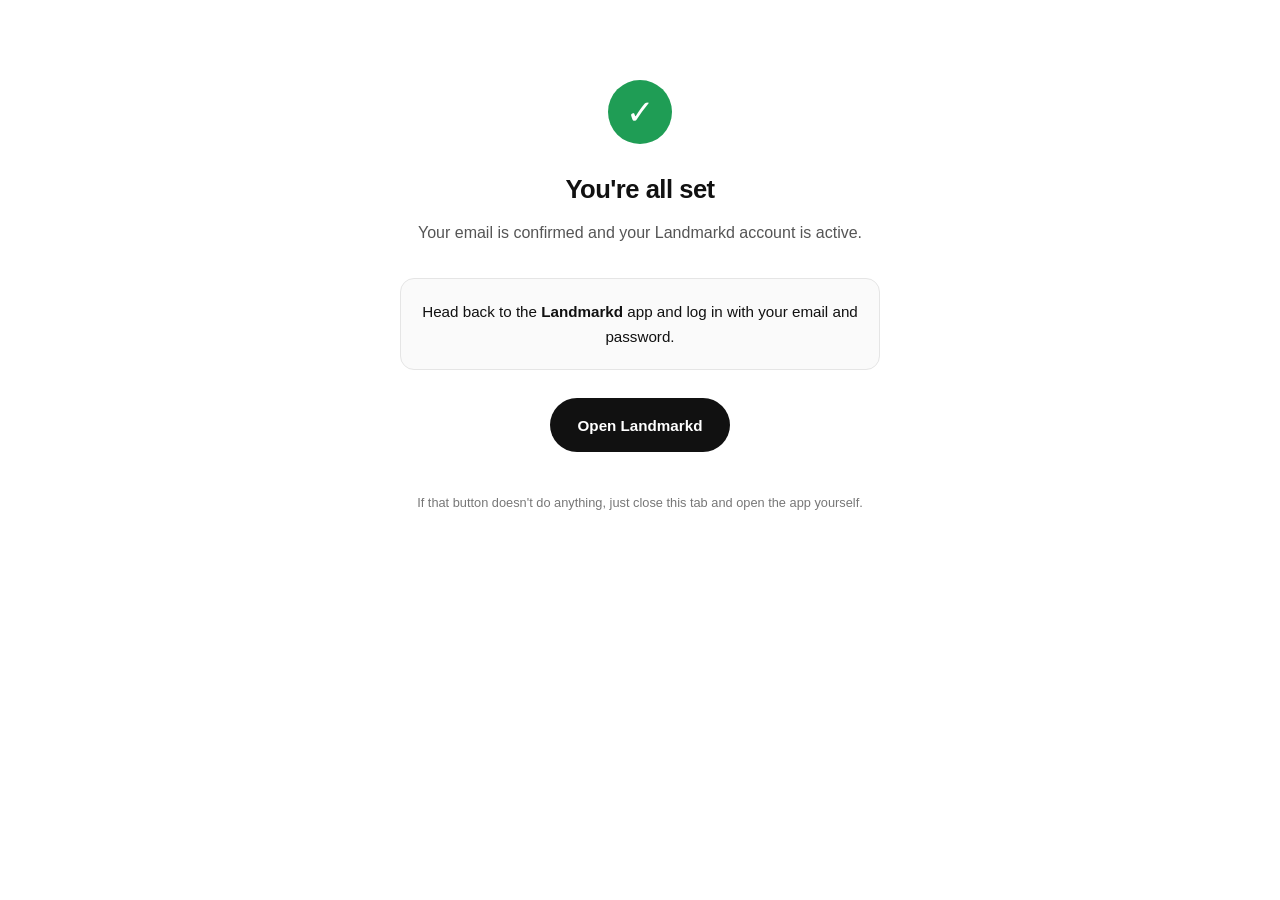
<file: confirmed.html>
<!doctype html>
<html lang="en">
<head>
<meta charset="utf-8">
<meta name="viewport" content="width=device-width, initial-scale=1">
<title>Landmarkd — Email Confirmed</title>
<style>
  /* Pinned to light on purpose. This page is opened from an email client, and
     several in-app browsers apply a white background while still reporting
     prefers-color-scheme: dark — which made the light-on-dark text render as
     white-on-white. Every colour below is explicit so the two halves can never
     disagree. */
  :root { color-scheme: only light; }
  html, body { background: #ffffff; }
  body {
    font-family: Inter, -apple-system, BlinkMacSystemFont, "Segoe UI", sans-serif;
    max-width: 30rem; margin: 0 auto; padding: 5rem 1.5rem;
    line-height: 1.65; color: #111111;
    text-align: center;
  }
  .check {
    width: 64px; height: 64px; border-radius: 50%;
    background: #1f9d55; color: #ffffff;
    display: flex; align-items: center; justify-content: center;
    font-size: 34px; margin: 0 auto 1.5rem;
  }
  h1 { font-size: 1.6rem; letter-spacing: -0.02em; margin: 0 0 .5rem; color: #111111; }
  p { margin: .6rem 0; color: #555555; }
  .card {
    margin-top: 2rem; padding: 1.25rem;
    border: 1px solid #e5e5e5; border-radius: 14px;
    background: #fafafa; font-size: .95rem; color: #111111;
  }
  .card strong { color: #111111; }
  .btn {
    display: inline-block; margin-top: 1.75rem;
    padding: .9rem 1.75rem; border-radius: 999px;
    background: #111111; color: #ffffff; text-decoration: none;
    font-weight: 600; font-size: .95rem;
  }
  .muted { font-size: .8rem; margin-top: 2.5rem; color: #777777; }
</style>
</head>
<body>
  <div class="check">&#10003;</div>
  <h1>You're all set</h1>
  <p>Your email is confirmed and your Landmarkd account is active.</p>

  <div class="card">
    Head back to the <strong>Landmarkd</strong> app and log in with your email and password.
  </div>

  <a class="btn" href="landmarkd://">Open Landmarkd</a>

  <p class="muted">If that button doesn't do anything, just close this tab and open the app yourself.</p>

<script>
  // The confirmation redirect carries access/refresh tokens in the URL fragment.
  // Nothing on this page needs them, and they shouldn't sit in the address bar
  // or browser history, so strip the fragment as soon as the page loads.
  if (window.location.hash) {
    history.replaceState(null, '', window.location.pathname + window.location.search);
  }
</script>
</body>
</html>
</file>
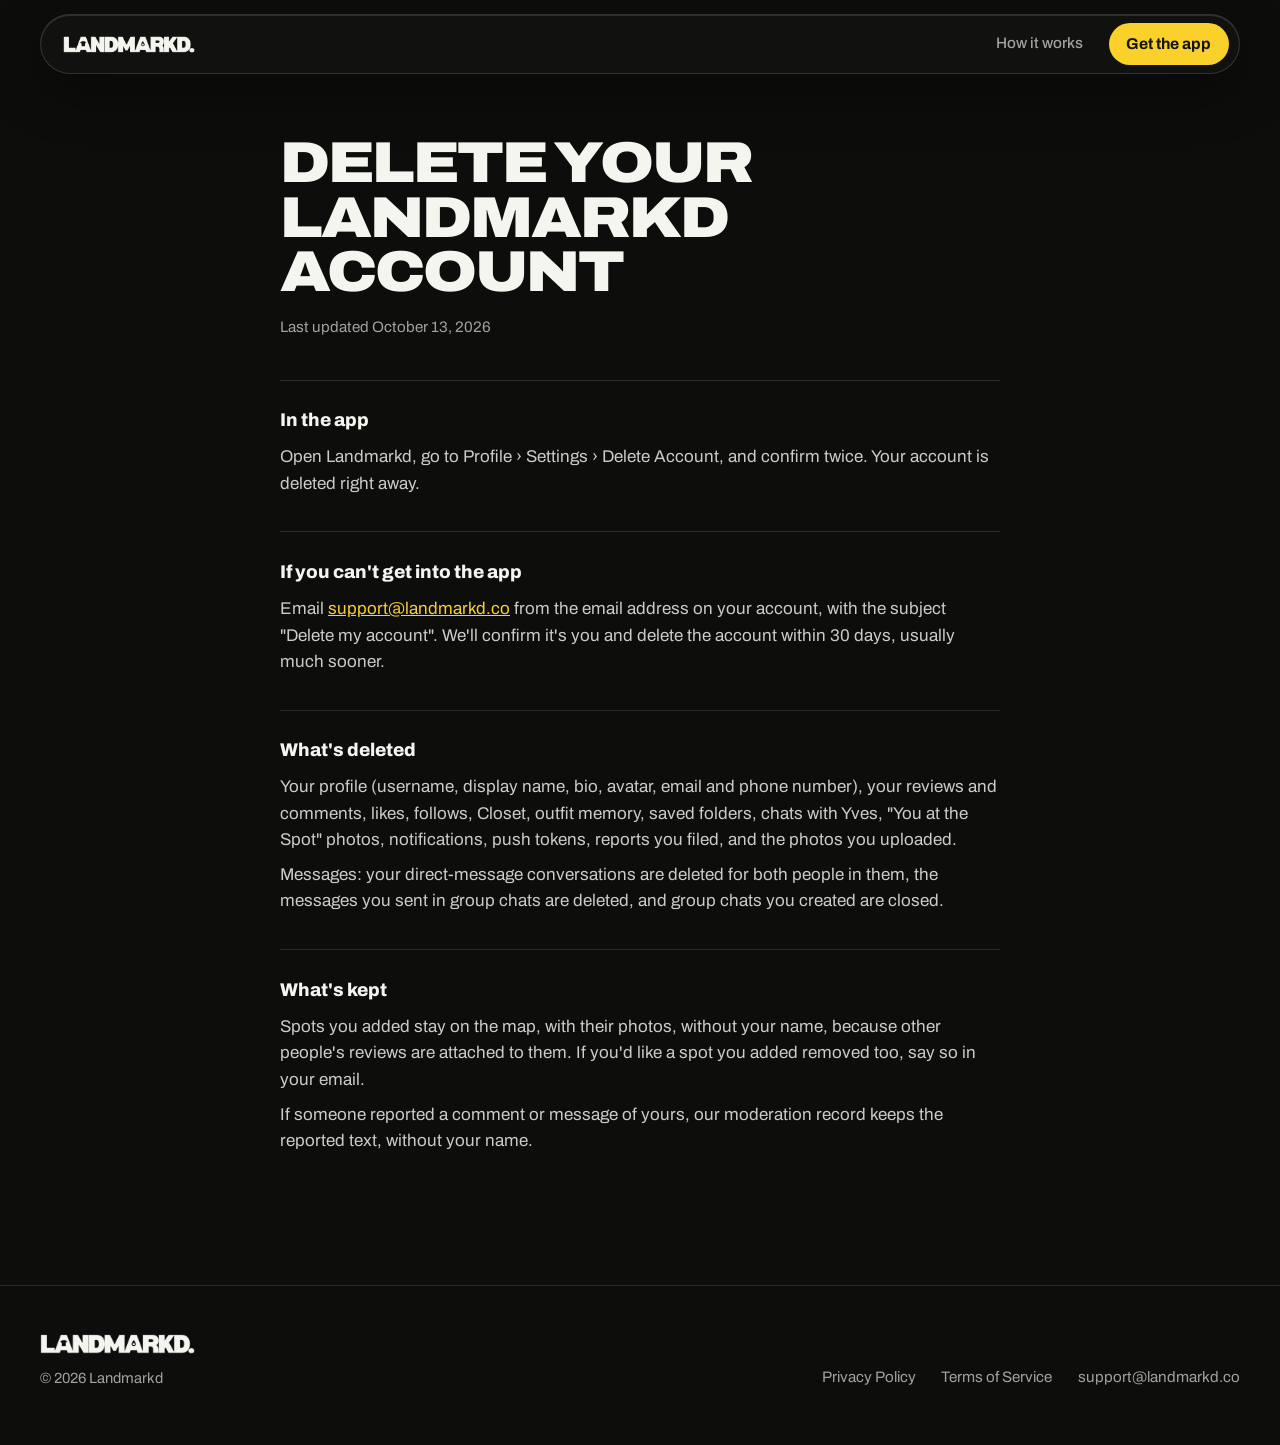
<file: delete-account.html>
<!doctype html>
<html lang="en">
<head>
<meta charset="utf-8">
<meta name="viewport" content="width=device-width, initial-scale=1, viewport-fit=cover">
<title>Delete your Landmarkd account: Landmarkd</title>
<meta name="theme-color" content="#0d0d0c">
<link rel="preload" href="assets/fonts/archivo-var.woff2" as="font" type="font/woff2" crossorigin>
<link rel="stylesheet" href="assets/site.css">
<link rel="icon" type="image/png" href="assets/pin-yellow.png">
<link rel="apple-touch-icon" href="apple-touch-icon.png">
<meta property="og:title" content="Delete your Landmarkd account: Landmarkd">
<meta property="og:image" content="https://landmarkd.co/og-image.png">
<meta property="og:site_name" content="Landmarkd">
<meta name="twitter:card" content="summary_large_image">
</head>
<body>
<header class="nav">
  <a class="logo" href="/" aria-label="Landmarkd home"><img src="assets/wordmark-white.png" alt="Landmarkd" width="200" height="26"></a>
  <nav class="nav-links" aria-label="Main">
    <a class="hide-sm" href="/#how">How it works</a>
    <a class="btn btn-yellow" href="/#get">Get the app</a>
  </nav>
</header>
<main class="doc">
  <h1 class="display">Delete your Landmarkd account</h1>
  <p class="updated">Last updated October 13, 2026</p>
    <section>
      <h2>In the app</h2>
      <p>Open Landmarkd, go to Profile › Settings › Delete Account, and confirm twice. Your account is deleted right away.</p>
    </section>
    <section>
      <h2>If you can't get into the app</h2>
      <p>Email <a href="mailto:support@landmarkd.co">support@landmarkd.co</a> from the email address on your account, with the subject "Delete my account". We'll confirm it's you and delete the account within 30 days, usually much sooner.</p>
    </section>
    <section>
      <h2>What's deleted</h2>
      <p>Your profile (username, display name, bio, avatar, email and phone number), your reviews and comments, likes, follows, Closet, outfit memory, saved folders, chats with Yves, "You at the Spot" photos, notifications, push tokens, reports you filed, and the photos you uploaded.</p>
      <p>Messages: your direct-message conversations are deleted for both people in them, the messages you sent in group chats are deleted, and group chats you created are closed.</p>
    </section>
    <section>
      <h2>What's kept</h2>
      <p>Spots you added stay on the map, with their photos, without your name, because other people's reviews are attached to them. If you'd like a spot you added removed too, say so in your email.</p>
      <p>If someone reported a comment or message of yours, our moderation record keeps the reported text, without your name.</p>
    </section>
</main>
<footer class="footer">
  <div class="wrap">
    <div>
      <a class="logo" href="/"><img src="assets/wordmark-white.png" alt="Landmarkd" width="200" height="26"></a>
      <p>&copy; 2026 Landmarkd</p>
    </div>
    <nav aria-label="Footer">
      <a href="privacy.html">Privacy Policy</a>
      <a href="terms.html">Terms of Service</a>
      <a href="mailto:support@landmarkd.co">support@landmarkd.co</a>
    </nav>
  </div>
</footer>
</body>
</html>
</file>
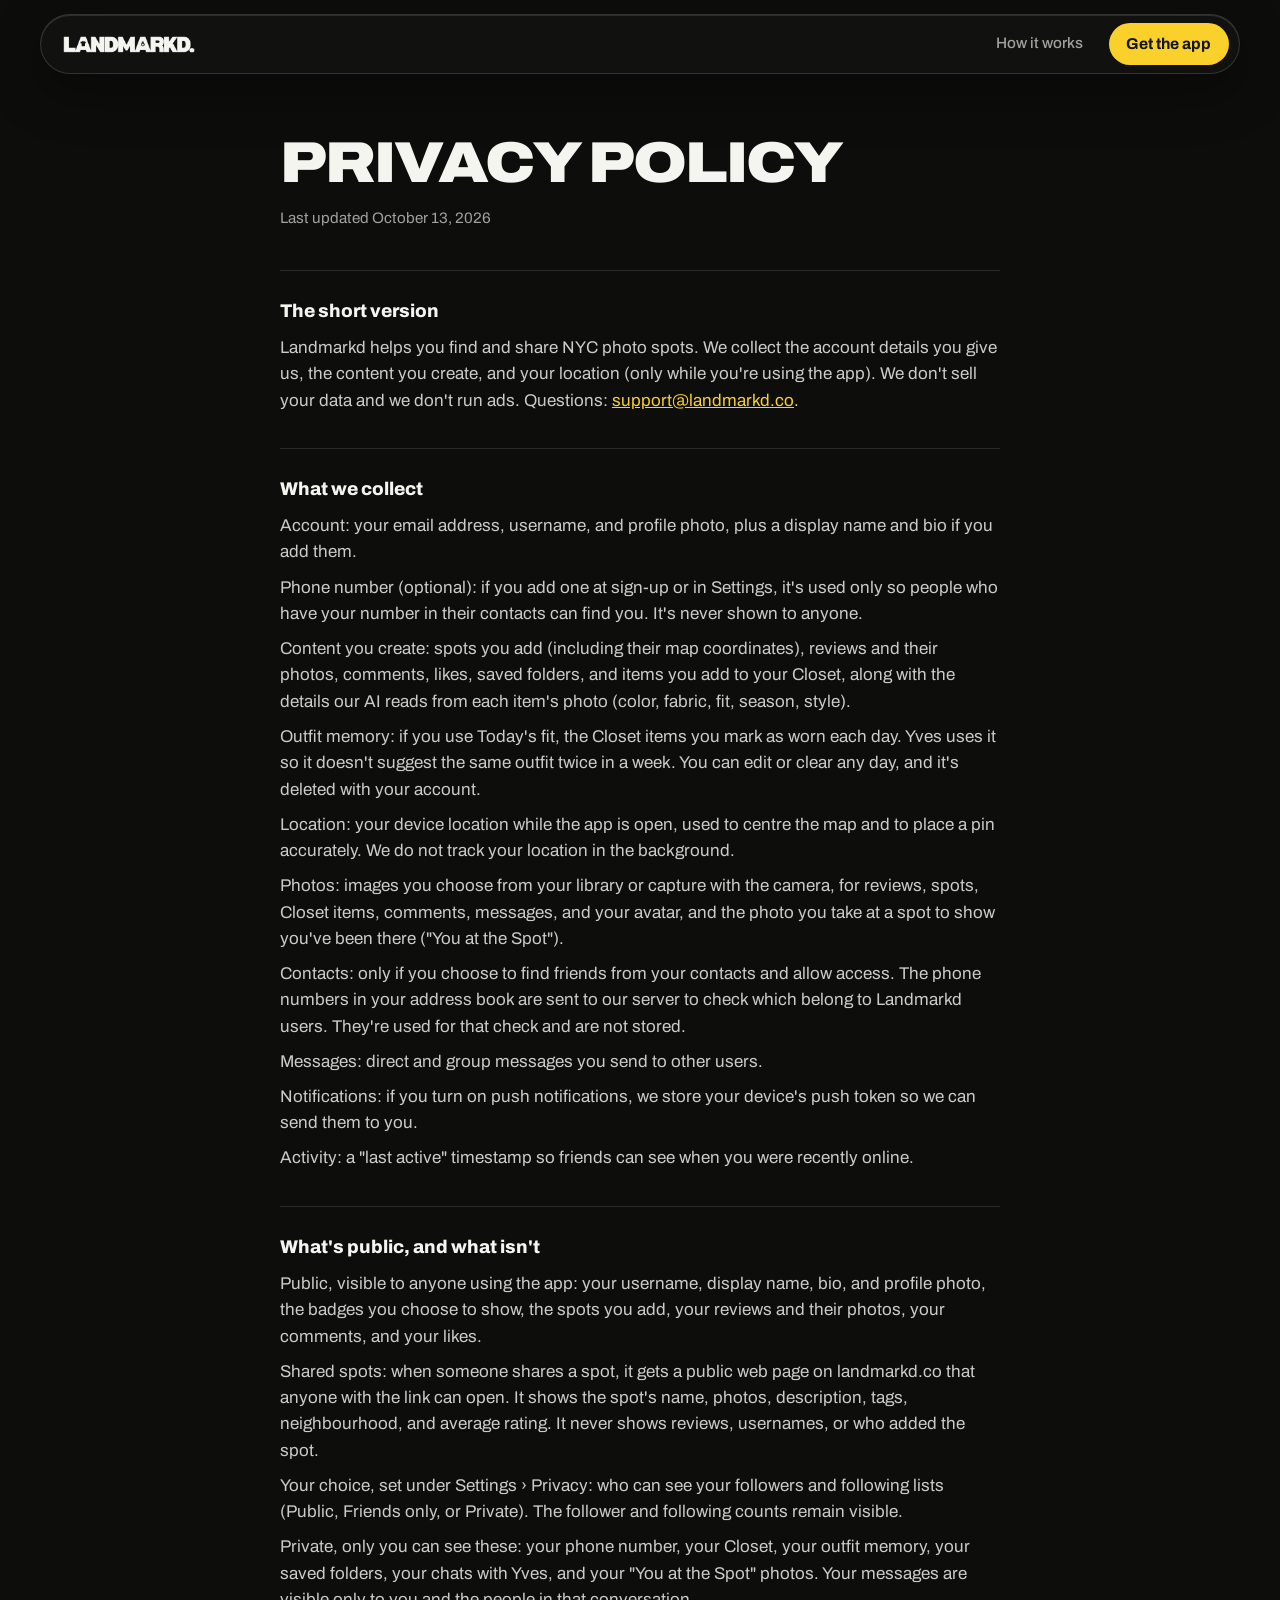
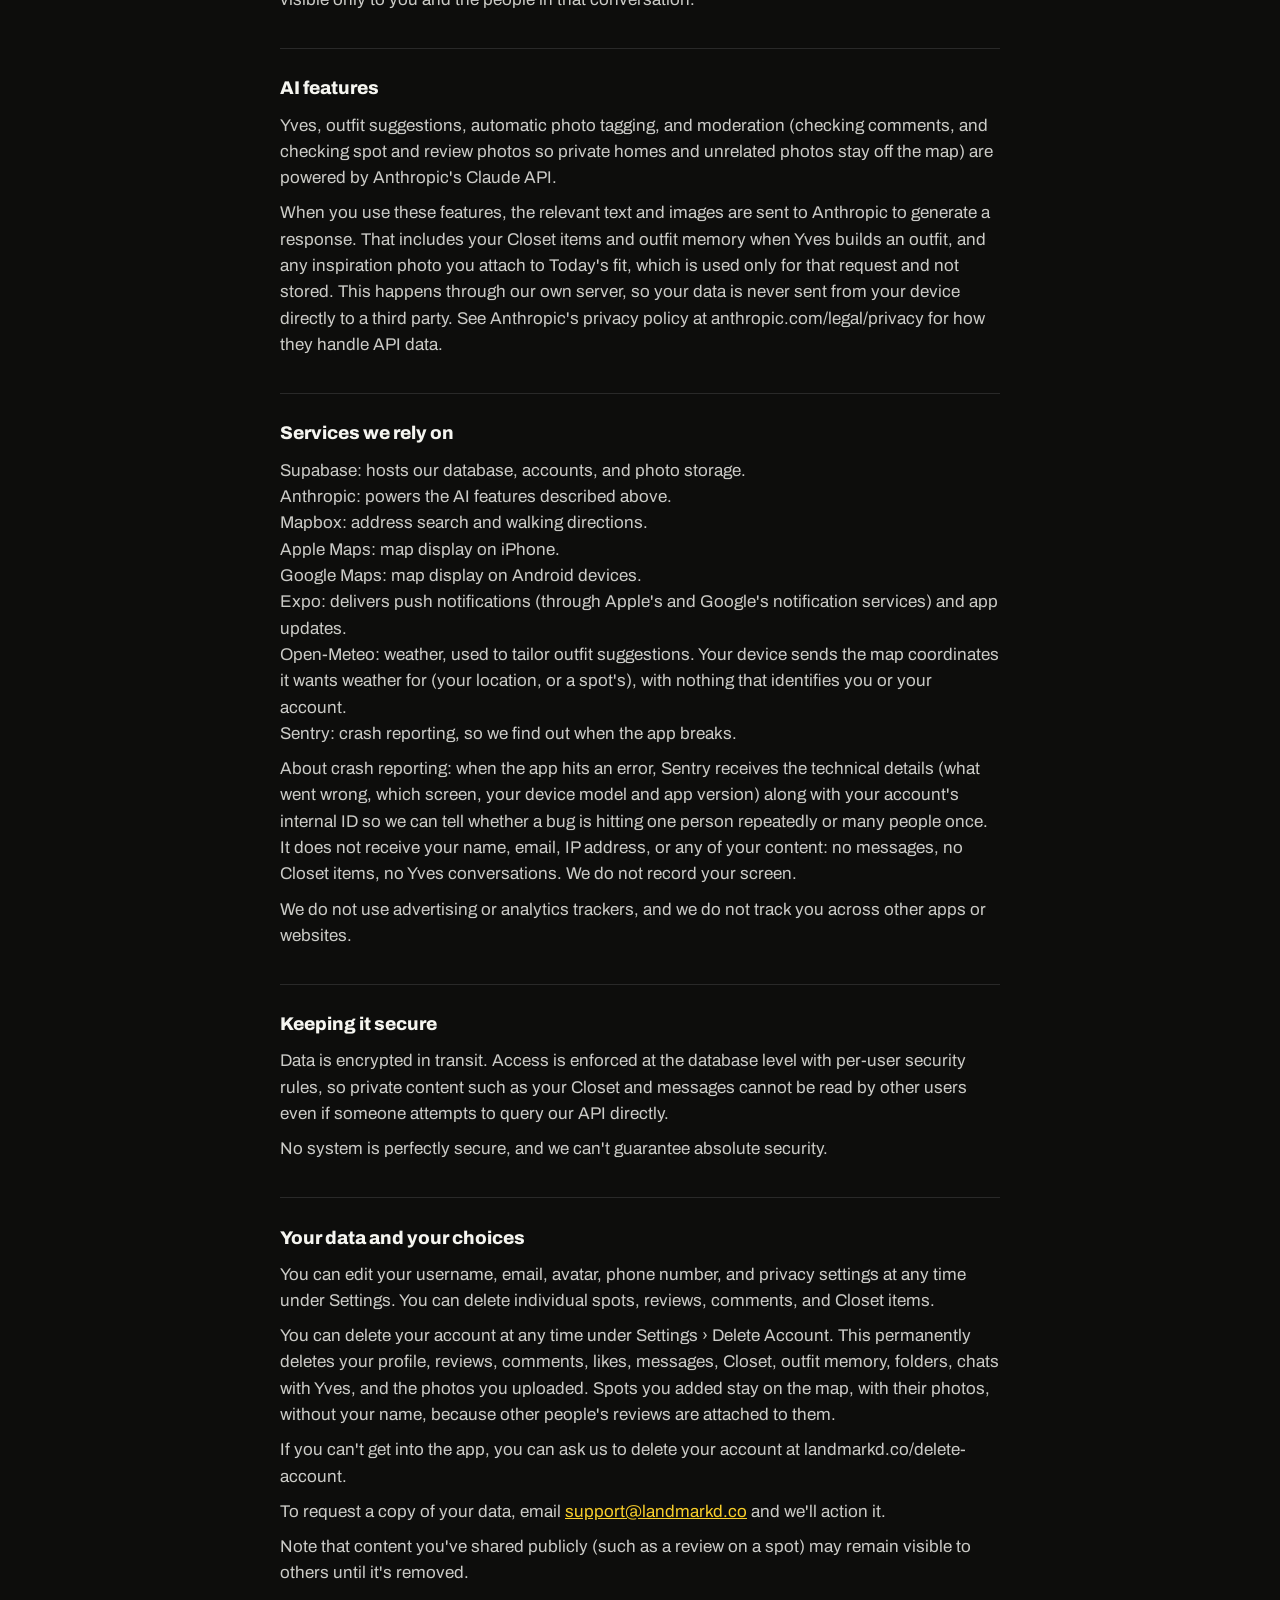
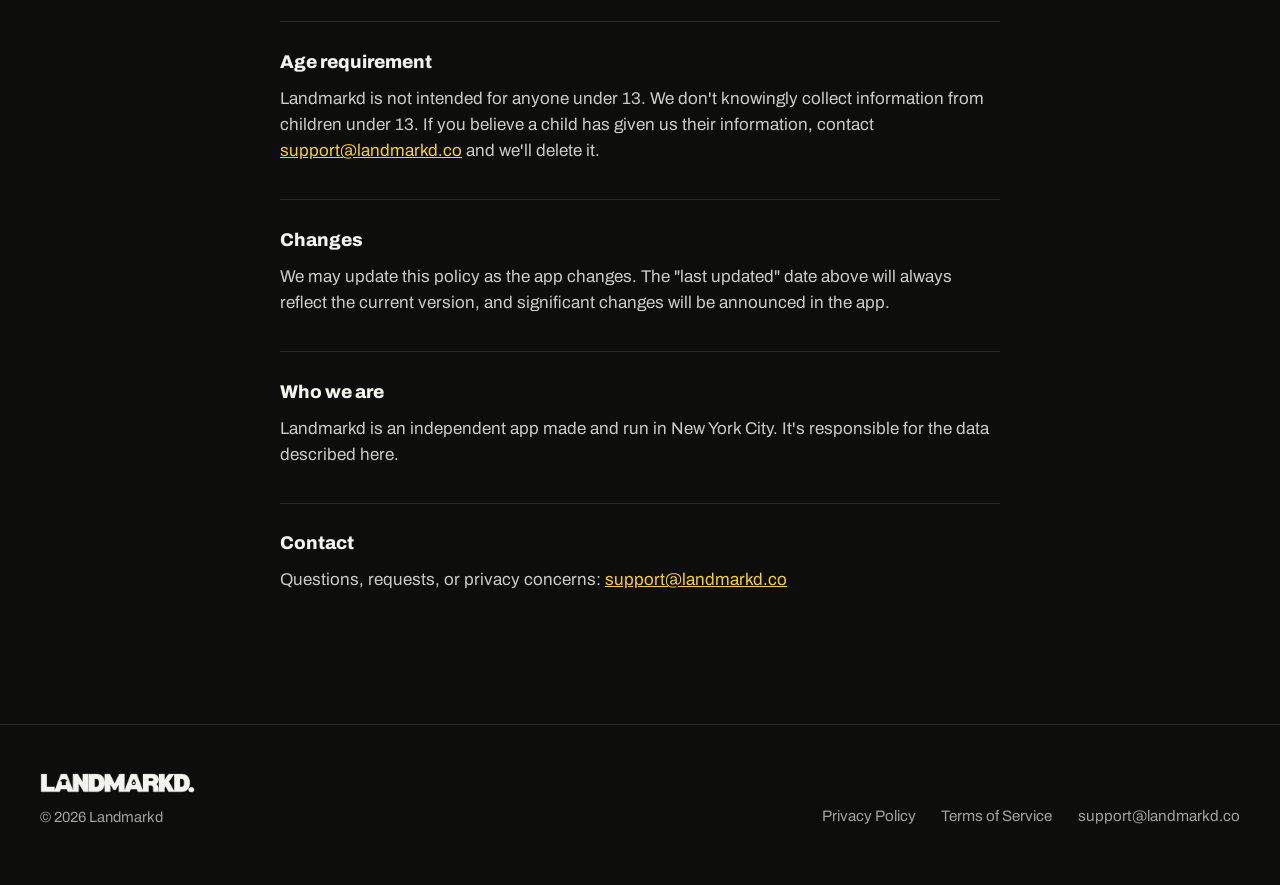
<file: privacy.html>
<!doctype html>
<html lang="en">
<head>
<meta charset="utf-8">
<meta name="viewport" content="width=device-width, initial-scale=1, viewport-fit=cover">
<title>Privacy Policy: Landmarkd</title>
<meta name="theme-color" content="#0d0d0c">
<link rel="preload" href="assets/fonts/archivo-var.woff2" as="font" type="font/woff2" crossorigin>
<link rel="stylesheet" href="assets/site.css">
<link rel="icon" type="image/png" href="assets/pin-yellow.png">
<link rel="apple-touch-icon" href="apple-touch-icon.png">
<meta property="og:title" content="Privacy Policy: Landmarkd">
<meta property="og:image" content="https://landmarkd.co/og-image.png">
<meta property="og:site_name" content="Landmarkd">
<meta name="twitter:card" content="summary_large_image">
</head>
<body>
<header class="nav">
  <a class="logo" href="/" aria-label="Landmarkd home"><img src="assets/wordmark-white.png" alt="Landmarkd" width="200" height="26"></a>
  <nav class="nav-links" aria-label="Main">
    <a class="hide-sm" href="/#how">How it works</a>
    <a class="btn btn-yellow" href="/#get">Get the app</a>
  </nav>
</header>
<main class="doc">
  <h1 class="display">Privacy Policy</h1>
  <p class="updated">Last updated October 13, 2026</p>
    <section>
      <h2>The short version</h2>
      <p>Landmarkd helps you find and share NYC photo spots. We collect the account details you give us, the content you create, and your location (only while you're using the app). We don't sell your data and we don't run ads. Questions: <a href="mailto:support@landmarkd.co">support@landmarkd.co</a>.</p>
    </section>
    <section>
      <h2>What we collect</h2>
      <p>Account: your email address, username, and profile photo, plus a display name and bio if you add them.</p>
      <p>Phone number (optional): if you add one at sign-up or in Settings, it's used only so people who have your number in their contacts can find you. It's never shown to anyone.</p>
      <p>Content you create: spots you add (including their map coordinates), reviews and their photos, comments, likes, saved folders, and items you add to your Closet, along with the details our AI reads from each item's photo (color, fabric, fit, season, style).</p>
      <p>Outfit memory: if you use Today's fit, the Closet items you mark as worn each day. Yves uses it so it doesn't suggest the same outfit twice in a week. You can edit or clear any day, and it's deleted with your account.</p>
      <p>Location: your device location while the app is open, used to centre the map and to place a pin accurately. We do not track your location in the background.</p>
      <p>Photos: images you choose from your library or capture with the camera, for reviews, spots, Closet items, comments, messages, and your avatar, and the photo you take at a spot to show you've been there ("You at the Spot").</p>
      <p>Contacts: only if you choose to find friends from your contacts and allow access. The phone numbers in your address book are sent to our server to check which belong to Landmarkd users. They're used for that check and are not stored.</p>
      <p>Messages: direct and group messages you send to other users.</p>
      <p>Notifications: if you turn on push notifications, we store your device's push token so we can send them to you.</p>
      <p>Activity: a "last active" timestamp so friends can see when you were recently online.</p>
    </section>
    <section>
      <h2>What's public, and what isn't</h2>
      <p>Public, visible to anyone using the app: your username, display name, bio, and profile photo, the badges you choose to show, the spots you add, your reviews and their photos, your comments, and your likes.</p>
      <p>Shared spots: when someone shares a spot, it gets a public web page on landmarkd.co that anyone with the link can open. It shows the spot's name, photos, description, tags, neighbourhood, and average rating. It never shows reviews, usernames, or who added the spot.</p>
      <p>Your choice, set under Settings › Privacy: who can see your followers and following lists (Public, Friends only, or Private). The follower and following counts remain visible.</p>
      <p>Private, only you can see these: your phone number, your Closet, your outfit memory, your saved folders, your chats with Yves, and your "You at the Spot" photos. Your messages are visible only to you and the people in that conversation.</p>
    </section>
    <section>
      <h2>AI features</h2>
      <p>Yves, outfit suggestions, automatic photo tagging, and moderation (checking comments, and checking spot and review photos so private homes and unrelated photos stay off the map) are powered by Anthropic's Claude API.</p>
      <p>When you use these features, the relevant text and images are sent to Anthropic to generate a response. That includes your Closet items and outfit memory when Yves builds an outfit, and any inspiration photo you attach to Today's fit, which is used only for that request and not stored. This happens through our own server, so your data is never sent from your device directly to a third party. See Anthropic's privacy policy at anthropic.com/legal/privacy for how they handle API data.</p>
    </section>
    <section>
      <h2>Services we rely on</h2>
      <p>Supabase: hosts our database, accounts, and photo storage.<br>Anthropic: powers the AI features described above.<br>Mapbox: address search and walking directions.<br>Apple Maps: map display on iPhone.<br>Google Maps: map display on Android devices.<br>Expo: delivers push notifications (through Apple's and Google's notification services) and app updates.<br>Open-Meteo: weather, used to tailor outfit suggestions. Your device sends the map coordinates it wants weather for (your location, or a spot's), with nothing that identifies you or your account.<br>Sentry: crash reporting, so we find out when the app breaks.</p>
      <p>About crash reporting: when the app hits an error, Sentry receives the technical details (what went wrong, which screen, your device model and app version) along with your account's internal ID so we can tell whether a bug is hitting one person repeatedly or many people once. It does not receive your name, email, IP address, or any of your content: no messages, no Closet items, no Yves conversations. We do not record your screen.</p>
      <p>We do not use advertising or analytics trackers, and we do not track you across other apps or websites.</p>
    </section>
    <section>
      <h2>Keeping it secure</h2>
      <p>Data is encrypted in transit. Access is enforced at the database level with per-user security rules, so private content such as your Closet and messages cannot be read by other users even if someone attempts to query our API directly.</p>
      <p>No system is perfectly secure, and we can't guarantee absolute security.</p>
    </section>
    <section>
      <h2>Your data and your choices</h2>
      <p>You can edit your username, email, avatar, phone number, and privacy settings at any time under Settings. You can delete individual spots, reviews, comments, and Closet items.</p>
      <p>You can delete your account at any time under Settings › Delete Account. This permanently deletes your profile, reviews, comments, likes, messages, Closet, outfit memory, folders, chats with Yves, and the photos you uploaded. Spots you added stay on the map, with their photos, without your name, because other people's reviews are attached to them.</p>
      <p>If you can't get into the app, you can ask us to delete your account at landmarkd.co/delete-account.</p>
      <p>To request a copy of your data, email <a href="mailto:support@landmarkd.co">support@landmarkd.co</a> and we'll action it.</p>
      <p>Note that content you've shared publicly (such as a review on a spot) may remain visible to others until it's removed.</p>
    </section>
    <section>
      <h2>Age requirement</h2>
      <p>Landmarkd is not intended for anyone under 13. We don't knowingly collect information from children under 13. If you believe a child has given us their information, contact <a href="mailto:support@landmarkd.co">support@landmarkd.co</a> and we'll delete it.</p>
    </section>
    <section>
      <h2>Changes</h2>
      <p>We may update this policy as the app changes. The "last updated" date above will always reflect the current version, and significant changes will be announced in the app.</p>
    </section>
    <section>
      <h2>Who we are</h2>
      <p>Landmarkd is an independent app made and run in New York City. It's responsible for the data described here.</p>
    </section>
    <section>
      <h2>Contact</h2>
      <p>Questions, requests, or privacy concerns: <a href="mailto:support@landmarkd.co">support@landmarkd.co</a></p>
    </section>
</main>
<footer class="footer">
  <div class="wrap">
    <div>
      <a class="logo" href="/"><img src="assets/wordmark-white.png" alt="Landmarkd" width="200" height="26"></a>
      <p>&copy; 2026 Landmarkd</p>
    </div>
    <nav aria-label="Footer">
      <a href="privacy.html">Privacy Policy</a>
      <a href="terms.html">Terms of Service</a>
      <a href="mailto:support@landmarkd.co">support@landmarkd.co</a>
    </nav>
  </div>
</footer>
</body>
</html>
</file>
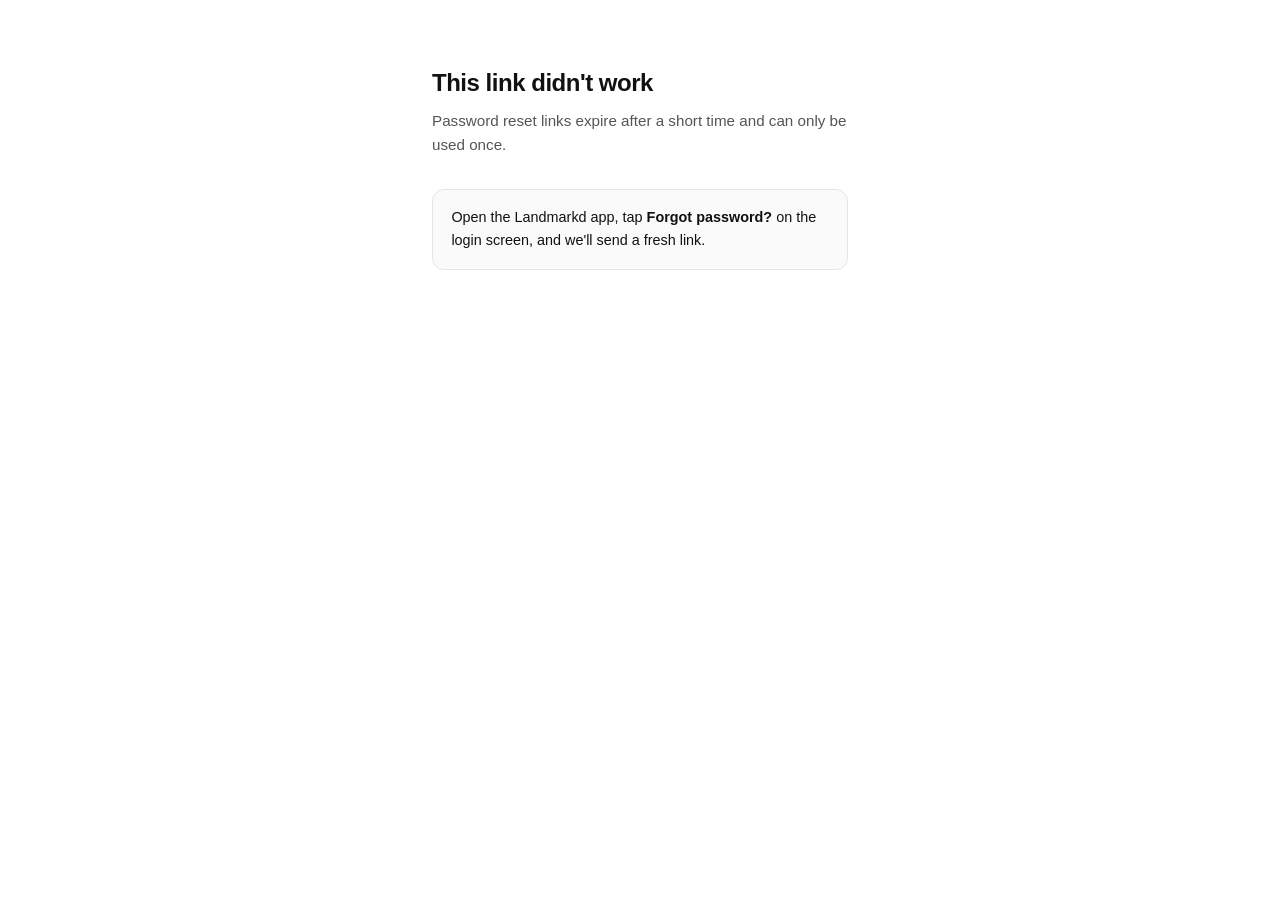
<file: reset.html>
<!doctype html>
<html lang="en">
<head>
<meta charset="utf-8">
<meta name="viewport" content="width=device-width, initial-scale=1">
<title>Landmarkd — Reset Password</title>
<style>
  /* Pinned to light on purpose — see confirmed.html. Some in-app email
     browsers force a white background while still reporting a dark colour
     scheme, which rendered light text as white-on-white. Every colour here is
     explicit. Especially important on this page: an unreadable password field
     is worse than an ugly one. */
  :root { color-scheme: only light; }
  html, body { background: #ffffff; }
  body {
    font-family: Inter, -apple-system, BlinkMacSystemFont, "Segoe UI", sans-serif;
    max-width: 26rem; margin: 0 auto; padding: 4rem 1.5rem;
    line-height: 1.6; color: #111111;
  }
  h1 { font-size: 1.5rem; letter-spacing: -0.02em; margin: 0 0 .4rem; color: #111111; }
  p.sub { color: #555555; margin: 0 0 1.75rem; font-size: .95rem; }
  label { display: block; font-size: .85rem; font-weight: 600; margin-bottom: .4rem; color: #111111; }
  /* -webkit-text-fill-color, not just color: on iOS the `color` property does
     not reliably control glyphs rendered inside an input — including the dots
     in a password field. Without this the mask characters can come out light
     grey and be effectively invisible on the light background. */
  input {
    font-family: inherit; /* inputs don't inherit the page font either */
    width: 100%; box-sizing: border-box; padding: .8rem .9rem; margin-bottom: 1rem;
    border: 1px solid #dddddd; border-radius: 10px; font-size: 1rem;
    background: #fafafa; color: #111111;
    -webkit-text-fill-color: #111111;
    opacity: 1;
  }
  input::placeholder { color: #999999; -webkit-text-fill-color: #999999; opacity: 1; }
  /* Password managers autofill with their own colours; pin those back too. */
  input:-webkit-autofill,
  input:-webkit-autofill:hover,
  input:-webkit-autofill:focus {
    -webkit-text-fill-color: #111111;
    -webkit-box-shadow: 0 0 0 1000px #fafafa inset;
  }
  /* font-family: inherit — a <button> doesn't pick up the page's font on its
     own in every browser, and fell back to a serif face in WebKit testing. */
  .btn {
    font-family: inherit;
    width: 100%; padding: .95rem; border: 0; border-radius: 999px;
    background: #111111; color: #ffffff; font-weight: 600; font-size: .95rem; cursor: pointer;
  }
  .btn:disabled { opacity: .5; cursor: default; }
  .msg { margin-top: 1rem; font-size: .9rem; }
  .err { color: #c0392b; }
  .ok { color: #1f9d55; }
  .note {
    margin-top: 2rem; padding: 1rem 1.15rem; font-size: .9rem;
    border: 1px solid #e5e5e5; border-radius: 12px; background: #fafafa;
    color: #111111;
  }
  .note strong { color: #111111; }
  .check {
    width: 60px; height: 60px; border-radius: 50%; background: #1f9d55; color: #fff;
    display: flex; align-items: center; justify-content: center;
    font-size: 32px; margin: 0 auto 1.25rem;
  }
  .center { text-align: center; }
  .hidden { display: none; }
</style>
</head>
<body>

<div id="form-view">
  <h1>Set a new password</h1>
  <p class="sub">Choose a new password for your Landmarkd account.</p>

  <form id="reset-form">
    <label for="pw">New password</label>
    <input type="password" id="pw" autocomplete="new-password" placeholder="At least 8 characters" required>

    <label for="pw2">Confirm new password</label>
    <input type="password" id="pw2" autocomplete="new-password" placeholder="Type it again" required>

    <button class="btn" type="submit" id="submit-btn">Update password</button>
  </form>
  <div class="msg err" id="error"></div>
</div>

<div id="done-view" class="hidden center">
  <div class="check">&#10003;</div>
  <h1>Password updated</h1>
  <p class="sub">Open the Landmarkd app and log in with your new password.</p>
</div>

<div id="invalid-view" class="hidden">
  <h1>This link didn't work</h1>
  <p class="sub" id="invalid-reason">Password reset links expire after a short time and can only be used once.</p>
  <div class="note">
    Open the Landmarkd app, tap <strong>Forgot password?</strong> on the login screen, and we'll send a fresh link.
  </div>
</div>

<script>
  // Password reset happens here on the web rather than deep-linking into the
  // app: custom schemes like landmarkd:// don't work in Expo Go at all, and
  // even in a real build they fail if the app isn't installed on the device
  // that opened the email. A web page works everywhere.
  var SUPABASE_URL = 'https://qvmnthspckirkldfnvhs.supabase.co';
  // Publishable key — public by design, same one that ships inside the app.
  // It grants nothing on its own; the recovery token below is what authorizes
  // this specific password change.
  var SUPABASE_ANON_KEY = 'sb_publishable_cI6-E6Qnx4NGlnegNndkaQ_Bvhq_Pos';

  function show(id) {
    ['form-view', 'done-view', 'invalid-view'].forEach(function (v) {
      document.getElementById(v).classList.toggle('hidden', v !== id);
    });
  }

  var params = new URLSearchParams(window.location.hash.replace(/^#/, ''));
  var accessToken = params.get('access_token');
  var errorDescription = params.get('error_description');

  // Don't leave the recovery token sitting in the address bar or history.
  if (window.location.hash) {
    history.replaceState(null, '', window.location.pathname);
  }

  if (errorDescription) {
    document.getElementById('invalid-reason').textContent = decodeURIComponent(errorDescription.replace(/\+/g, ' '));
    show('invalid-view');
  } else if (!accessToken) {
    show('invalid-view');
  }

  document.getElementById('reset-form').addEventListener('submit', function (e) {
    e.preventDefault();
    var pw = document.getElementById('pw').value;
    var pw2 = document.getElementById('pw2').value;
    var errEl = document.getElementById('error');
    var btn = document.getElementById('submit-btn');
    errEl.textContent = '';

    // Same rules as the app (components/passwordStrength.js): at least 8, and not
    // all digits or a few repeated characters. The full common-password list lives in the app.
    if (pw.length < 8) { errEl.textContent = 'Password must be at least 8 characters.'; return; }
    if (/^\d+$/.test(pw) || new Set(pw.toLowerCase()).size < 4) { errEl.textContent = 'That password is too easy to guess. Try a few words together.'; return; }
    if (pw !== pw2) { errEl.textContent = "Those passwords don't match."; return; }

    btn.disabled = true;
    btn.textContent = 'Updating...';

    fetch(SUPABASE_URL + '/auth/v1/user', {
      method: 'PUT',
      headers: {
        'Content-Type': 'application/json',
        'apikey': SUPABASE_ANON_KEY,
        'Authorization': 'Bearer ' + accessToken
      },
      body: JSON.stringify({ password: pw })
    })
      .then(function (res) {
        return res.json()
          .catch(function () { return null; })
          .then(function (body) { return { ok: res.ok, status: res.status, body: body }; });
      })
      .then(function (result) {
        if (result.ok) {
          show('done-view');
        } else if (result.status === 401 || result.status === 403) {
          // The link itself is no good — expired, already used, or mangled by
          // the email client. Supabase reports all of these as raw JWT errors
          // ("invalid JWT: ... token is expired"), which mean nothing to the
          // person reading them. They need a fresh link, so say that, on the
          // same screen an expired link lands on.
          document.getElementById('invalid-reason').textContent =
            'This reset link has expired or was already used.';
          show('invalid-view');
        } else {
          // Anything else is a message written for people, e.g. "New password
          // should be different from the old password." — show it as-is.
          errEl.textContent = (result.body && (result.body.msg || result.body.message || result.body.error_description))
            || 'Something went wrong. Request a new reset link and try again.';
          btn.disabled = false;
          btn.textContent = 'Update password';
        }
      })
      .catch(function () {
        errEl.textContent = 'Network error — check your connection and try again.';
        btn.disabled = false;
        btn.textContent = 'Update password';
      });
  });
</script>
</body>
</html>
</file>
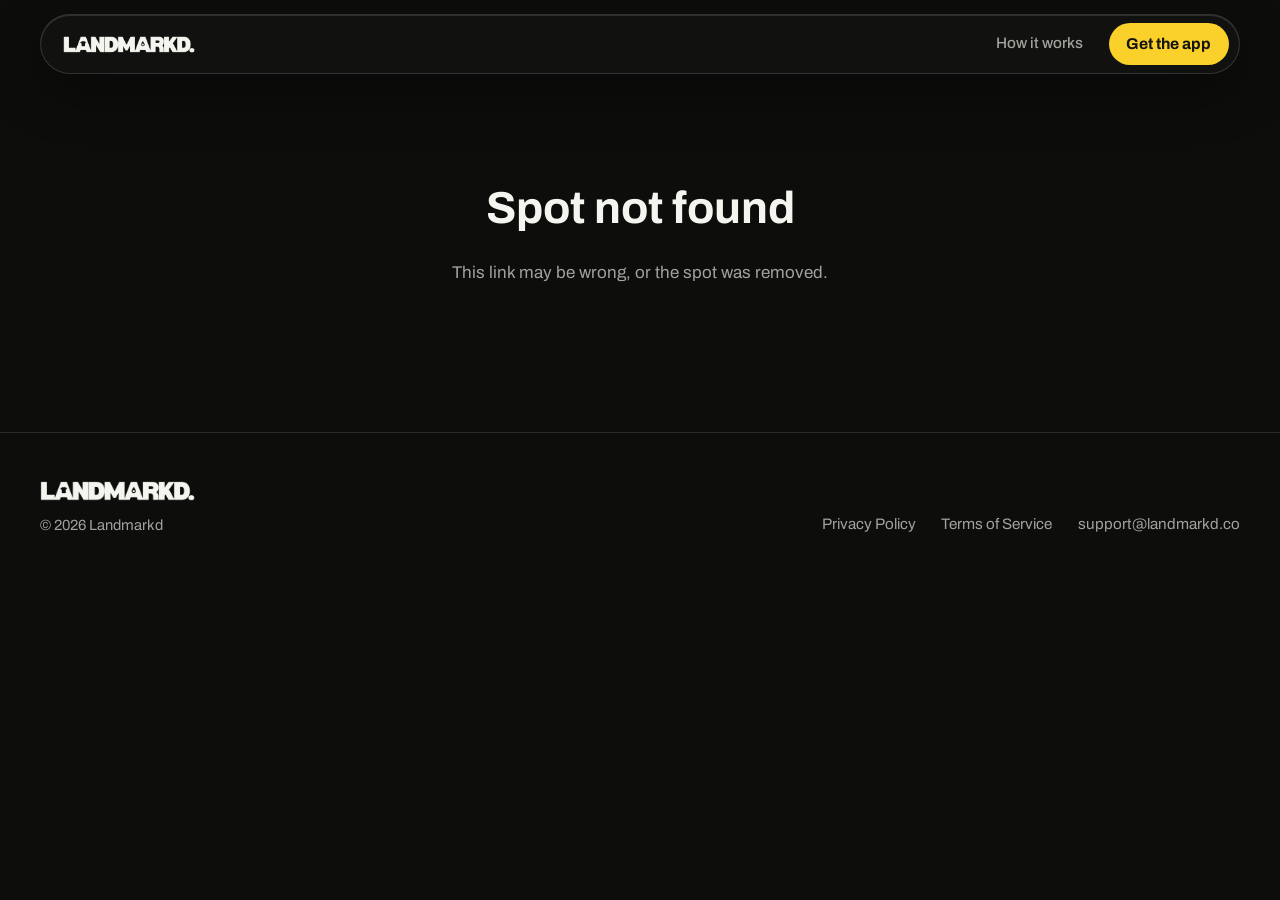
<file: spot.html>
<!doctype html>
<html lang="en">
<head>
<meta charset="utf-8">
<meta name="viewport" content="width=device-width, initial-scale=1">
<title>Landmarkd</title>
<!-- Link previews (iMessage, Instagram...) read these without running any
     JavaScript, and this site is static, so every spot shares the same generic
     card. Per-spot previews would need a server-side page. -->
<meta property="og:title" content="A photo spot on Landmarkd">
<meta property="og:description" content="NYC's best photo spots, and what to wear to them.">
<meta property="og:image" content="https://landmarkd.co/og-image.png">
<meta property="og:site_name" content="Landmarkd">
<meta name="twitter:card" content="summary_large_image">
<meta name="twitter:image" content="https://landmarkd.co/og-image.png">
<link rel="apple-touch-icon" href="apple-touch-icon.png">
<meta name="theme-color" content="#0d0d0c">
<link rel="preload" href="assets/fonts/archivo-var.woff2" as="font" type="font/woff2" crossorigin>
<link rel="stylesheet" href="assets/site.css">
<link rel="icon" type="image/png" href="assets/pin-yellow.png">
<style>
  /* The site's dark theme (assets/site.css), with explicit colours rather than
     a light/dark media query, so in-app browsers (Instagram, Gmail) can't
     force a mismatched background. */
  main { width: min(560px, 100% - 2rem); margin: 0 auto; padding-top: 6.5rem; }
  .hero { width: 100%; aspect-ratio: 1; max-height: 60vh; object-fit: cover; display: block; background: var(--ink-3); border-radius: var(--radius); }
  .thumbs { display: flex; gap: 8px; padding-top: 8px; }
  .thumbs img { width: 33%; aspect-ratio: 1; object-fit: cover; border-radius: 14px; background: var(--ink-3); }
  .body { padding: 1.6rem 0 0; }
  h1 { font-size: clamp(2rem, 8vw, 2.8rem); margin-bottom: 0.6rem; }
  .rating { font-weight: 700; margin-bottom: 0.2rem; }
  .rating.unrated { color: var(--yellow); }
  .where { color: var(--muted); margin-bottom: 1rem; }
  .tags { display: flex; flex-wrap: wrap; gap: 6px; margin-bottom: 1.1rem; }
  .tag { border: 1px solid var(--line); border-radius: 999px; padding: 3px 12px; font-size: .82rem; font-weight: 600; }
  .desc { margin: 0 0 1.8rem; white-space: pre-line; color: rgb(245 245 240 / 0.82); }
  .open { width: 100%; }
  .soon { text-align: center; color: var(--muted); font-size: .88rem; margin-top: .9rem; }
  .state { padding: 9rem 1.5rem 2rem; text-align: center; color: var(--muted); }
  .state h1 { color: var(--paper); }
  .hidden { display: none; }
</style>
</head>
<body>
<header class="nav">
  <a class="logo" href="/" aria-label="Landmarkd home"><img src="assets/wordmark-white.png" alt="Landmarkd" width="200" height="26"></a>
  <nav class="nav-links" aria-label="Main">
    <a class="hide-sm" href="/#how">How it works</a>
    <a class="btn btn-yellow" href="/#get">Get the app</a>
  </nav>
</header>

<div id="loading" class="state">Loading…</div>

<div id="missing" class="state hidden">
  <h1>Spot not found</h1>
  <p>This link may be wrong, or the spot was removed.</p>
</div>

<main id="spot" class="hidden">
  <img id="hero" class="hero hidden" alt="">
  <div id="thumbs" class="thumbs hidden"></div>
  <div class="body">
    <h1 id="title" class="display"></h1>
    <div id="rating" class="rating"></div>
    <div id="where" class="where"></div>
    <div id="tags" class="tags"></div>
    <p id="desc" class="desc"></p>
    <a id="open" class="btn btn-yellow open" href="#">Open in Landmarkd</a>
    <div class="soon">Coming soon to the App Store</div>
  </div>
</main>

<footer class="footer">
  <div class="wrap">
    <div>
      <a class="logo" href="/"><img src="assets/wordmark-white.png" alt="Landmarkd" width="200" height="26"></a>
      <p>&copy; 2026 Landmarkd</p>
    </div>
    <nav aria-label="Footer">
      <a href="privacy.html">Privacy Policy</a>
      <a href="terms.html">Terms of Service</a>
      <a href="mailto:support@landmarkd.co">support@landmarkd.co</a>
    </nav>
  </div>
</footer>

<script>
  // A spot shared from the app: landmarkd.co/spot?id=123. Public data only —
  // the spot's own photos (which are "no people" by design), title, rating,
  // tags, description and neighbourhood. No reviews or usernames, so nothing
  // about people leaves the app. Reads with the same public key as reset.html;
  // pins and reviews are publicly readable by policy.
  var SUPABASE_URL = 'https://qvmnthspckirkldfnvhs.supabase.co';
  var SUPABASE_ANON_KEY = 'sb_publishable_cI6-E6Qnx4NGlnegNndkaQ_Bvhq_Pos';

  function show(id) {
    ['loading', 'missing', 'spot'].forEach(function (v) {
      document.getElementById(v).classList.toggle('hidden', v !== id);
    });
  }

  // Everything below is user-written (titles, descriptions, tags), so it only
  // ever goes in via textContent — never innerHTML — or it could run script on
  // this domain. Photos must be https URLs from our own storage.
  function isOurPhoto(url) {
    return typeof url === 'string' && url.indexOf(SUPABASE_URL + '/storage/') === 0;
  }

  function get(path) {
    return fetch(SUPABASE_URL + '/rest/v1/' + path, { headers: { apikey: SUPABASE_ANON_KEY } })
      .then(function (r) { if (!r.ok) throw new Error(r.status); return r.json(); });
  }

  var id = new URLSearchParams(location.search).get('id');
  if (!/^\d+$/.test(id || '')) {
    show('missing');
  } else {
    Promise.all([
      get('pins?id=eq.' + id + '&select=id,title,description,tags,borough,neighborhoods,place_photos'),
      get('reviews?pin_id=eq.' + id + '&select=rating'),
    ]).then(function (res) {
      var pin = res[0][0];
      if (!pin) { show('missing'); return; }
      var ratings = res[1].map(function (r) { return r.rating; }).filter(function (r) { return typeof r === 'number'; });

      document.title = pin.title + ': Landmarkd';
      document.getElementById('title').textContent = pin.title;

      var rating = document.getElementById('rating');
      if (ratings.length) {
        var avg = ratings.reduce(function (a, b) { return a + b; }, 0) / ratings.length;
        rating.textContent = '★ ' + avg.toFixed(1) + ' · ' + ratings.length + (ratings.length === 1 ? ' review' : ' reviews');
      } else {
        rating.textContent = 'New · Unrated';
        rating.classList.add('unrated');
      }

      var hood = (pin.neighborhoods || [])[0];
      document.getElementById('where').textContent = [hood, pin.borough].filter(Boolean).join(', ');

      var tags = document.getElementById('tags');
      (pin.tags || []).forEach(function (t) {
        var el = document.createElement('span');
        el.className = 'tag';
        el.textContent = t;
        tags.appendChild(el);
      });

      document.getElementById('desc').textContent = pin.description || '';

      var photos = (pin.place_photos || []).filter(isOurPhoto);
      if (photos.length) {
        var hero = document.getElementById('hero');
        hero.src = photos[0];
        hero.alt = 'Photo of ' + pin.title;
        hero.classList.remove('hidden');
        var thumbs = document.getElementById('thumbs');
        photos.slice(1, 4).forEach(function (u) {
          var img = document.createElement('img');
          img.src = u;
          img.alt = '';
          img.loading = 'lazy';
          thumbs.appendChild(img);
        });
        if (photos.length > 1) thumbs.classList.remove('hidden');
      }

      // Opens the app straight to this spot if it's installed. iOS never hands a
      // link to the app from a page on the same domain, so this stays the custom scheme.
      document.getElementById('open').href = 'landmarkd://spot?id=' + pin.id;
      show('spot');
    }).catch(function () { show('missing'); });
  }
</script>
</body>
</html>
</file>
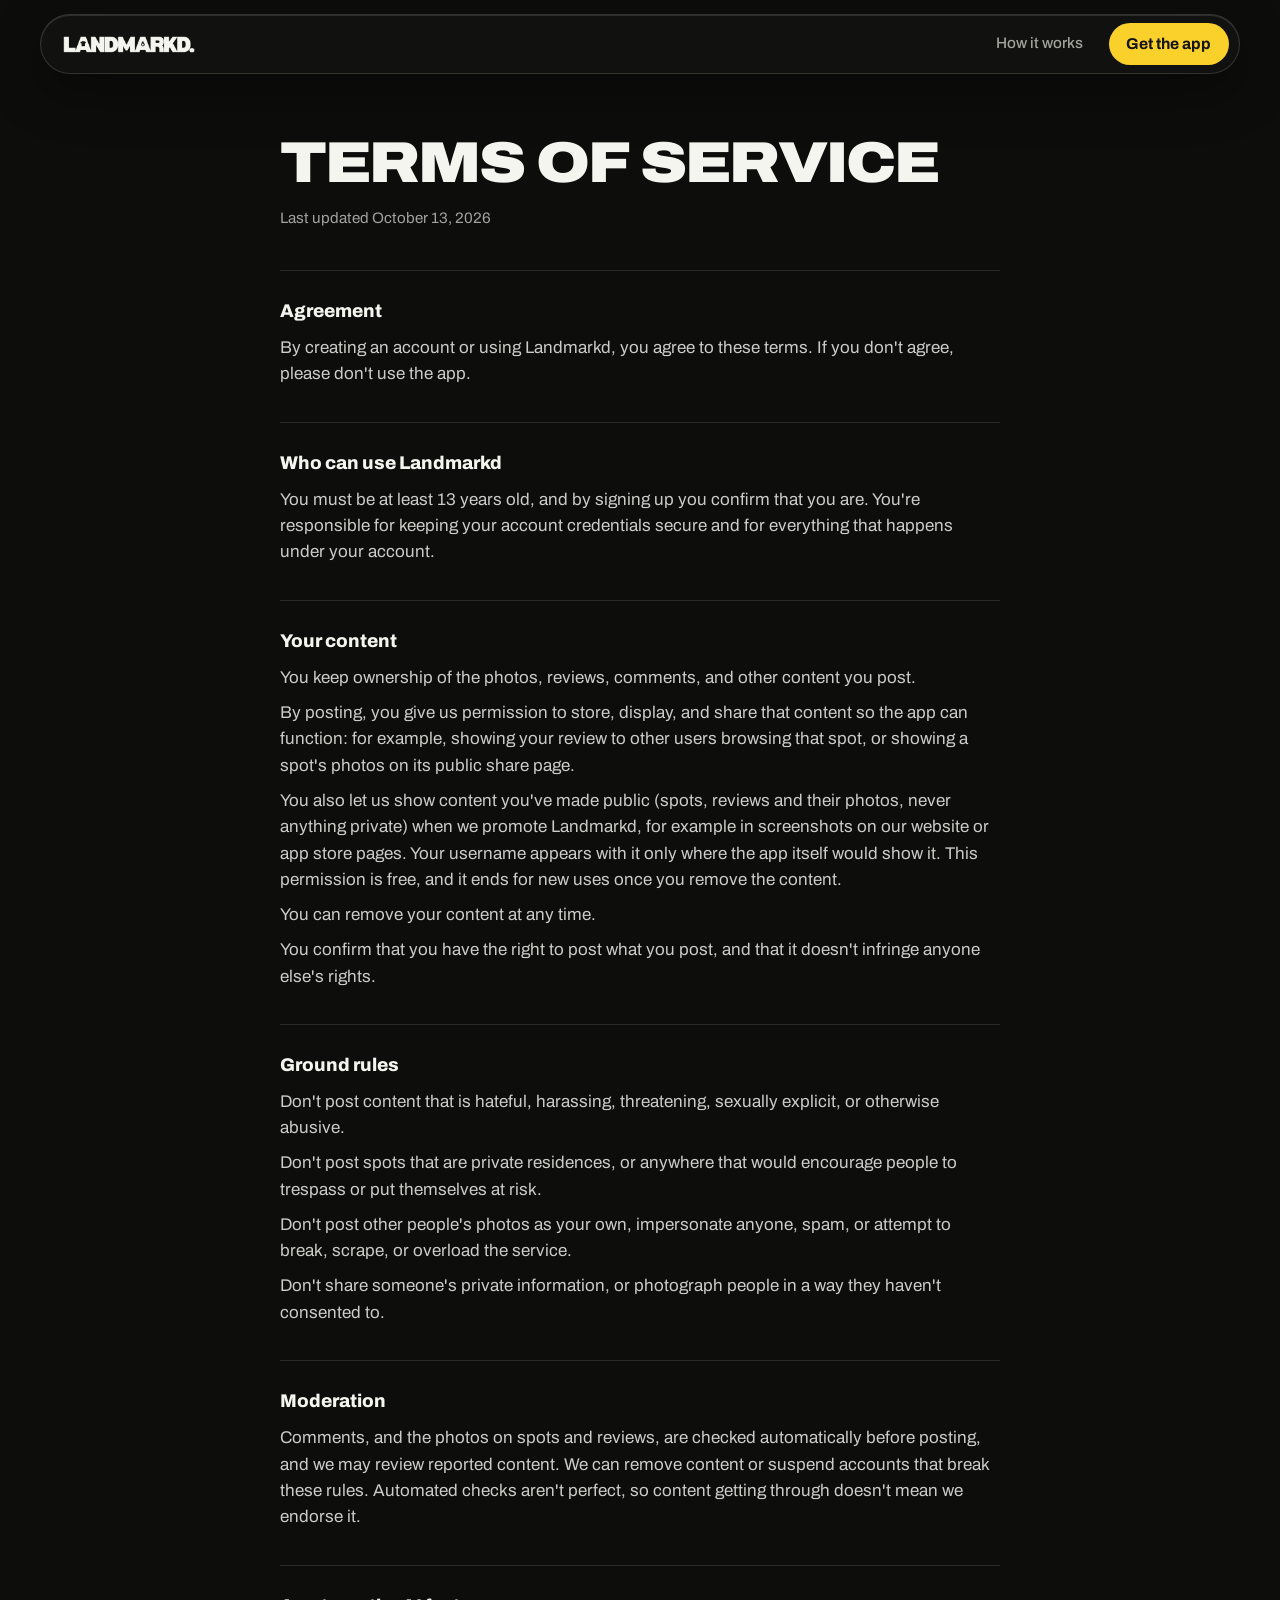
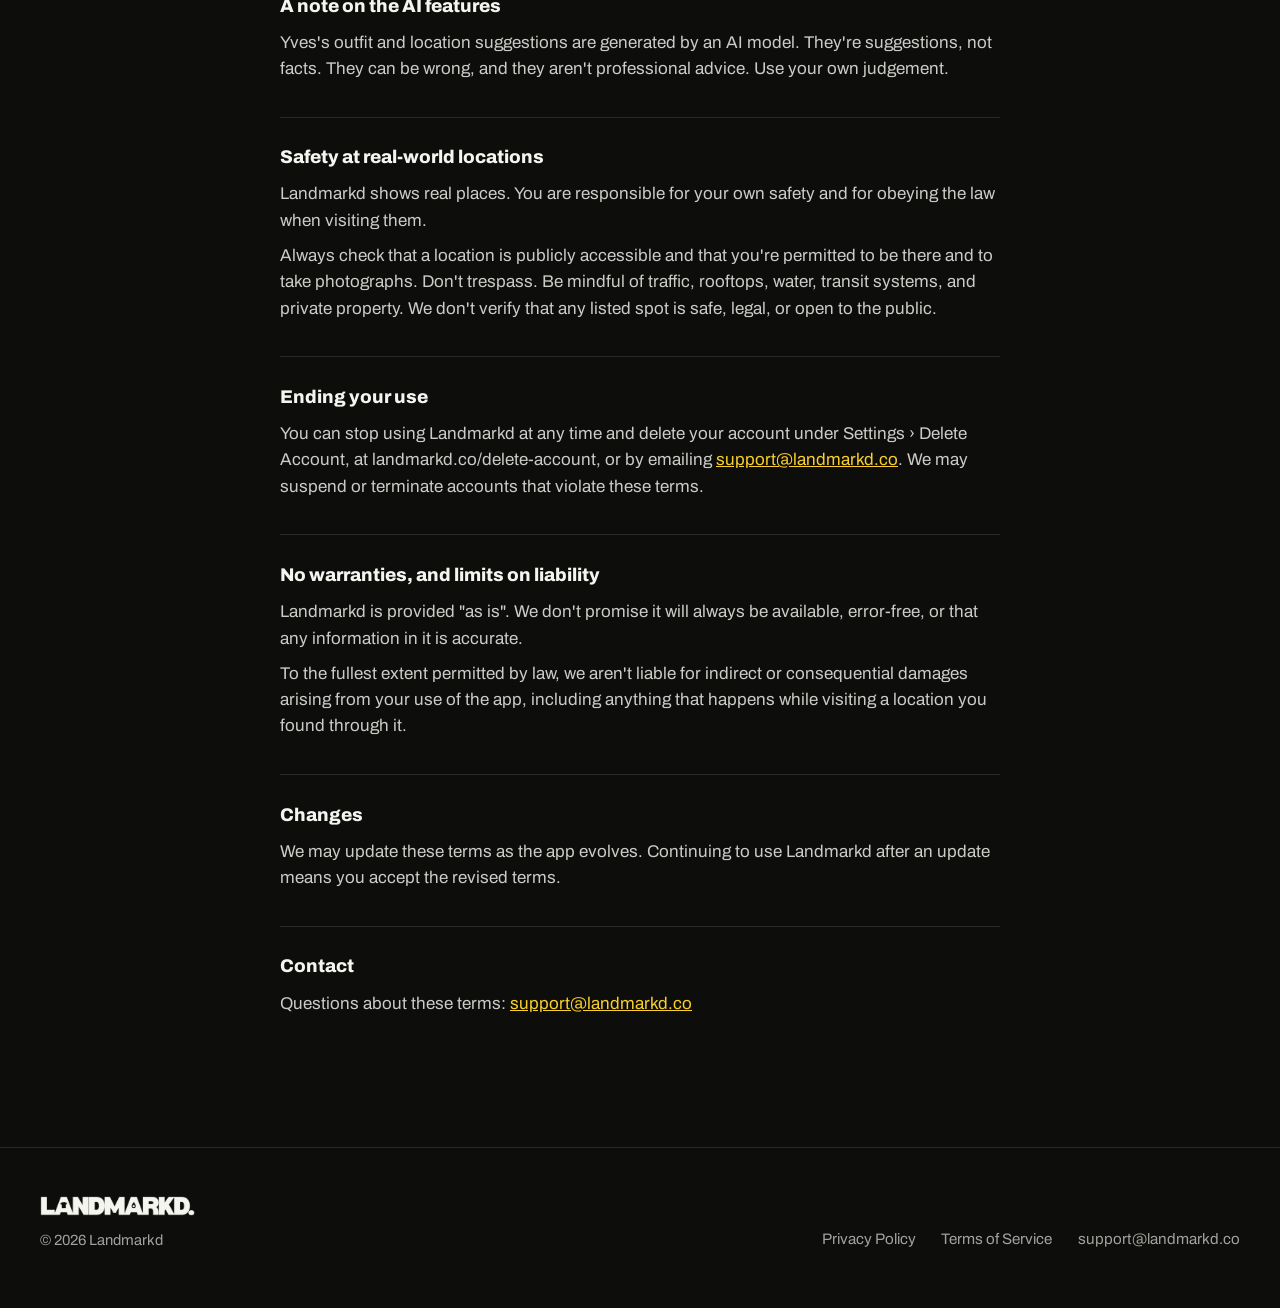
<file: terms.html>
<!doctype html>
<html lang="en">
<head>
<meta charset="utf-8">
<meta name="viewport" content="width=device-width, initial-scale=1, viewport-fit=cover">
<title>Terms of Service: Landmarkd</title>
<meta name="theme-color" content="#0d0d0c">
<link rel="preload" href="assets/fonts/archivo-var.woff2" as="font" type="font/woff2" crossorigin>
<link rel="stylesheet" href="assets/site.css">
<link rel="icon" type="image/png" href="assets/pin-yellow.png">
<link rel="apple-touch-icon" href="apple-touch-icon.png">
<meta property="og:title" content="Terms of Service: Landmarkd">
<meta property="og:image" content="https://landmarkd.co/og-image.png">
<meta property="og:site_name" content="Landmarkd">
<meta name="twitter:card" content="summary_large_image">
</head>
<body>
<header class="nav">
  <a class="logo" href="/" aria-label="Landmarkd home"><img src="assets/wordmark-white.png" alt="Landmarkd" width="200" height="26"></a>
  <nav class="nav-links" aria-label="Main">
    <a class="hide-sm" href="/#how">How it works</a>
    <a class="btn btn-yellow" href="/#get">Get the app</a>
  </nav>
</header>
<main class="doc">
  <h1 class="display">Terms of Service</h1>
  <p class="updated">Last updated October 13, 2026</p>
    <section>
      <h2>Agreement</h2>
      <p>By creating an account or using Landmarkd, you agree to these terms. If you don't agree, please don't use the app.</p>
    </section>
    <section>
      <h2>Who can use Landmarkd</h2>
      <p>You must be at least 13 years old, and by signing up you confirm that you are. You're responsible for keeping your account credentials secure and for everything that happens under your account.</p>
    </section>
    <section>
      <h2>Your content</h2>
      <p>You keep ownership of the photos, reviews, comments, and other content you post.</p>
      <p>By posting, you give us permission to store, display, and share that content so the app can function: for example, showing your review to other users browsing that spot, or showing a spot's photos on its public share page.</p>
      <p>You also let us show content you've made public (spots, reviews and their photos, never anything private) when we promote Landmarkd, for example in screenshots on our website or app store pages. Your username appears with it only where the app itself would show it. This permission is free, and it ends for new uses once you remove the content.</p>
      <p>You can remove your content at any time.</p>
      <p>You confirm that you have the right to post what you post, and that it doesn't infringe anyone else's rights.</p>
    </section>
    <section>
      <h2>Ground rules</h2>
      <p>Don't post content that is hateful, harassing, threatening, sexually explicit, or otherwise abusive.</p>
      <p>Don't post spots that are private residences, or anywhere that would encourage people to trespass or put themselves at risk.</p>
      <p>Don't post other people's photos as your own, impersonate anyone, spam, or attempt to break, scrape, or overload the service.</p>
      <p>Don't share someone's private information, or photograph people in a way they haven't consented to.</p>
    </section>
    <section>
      <h2>Moderation</h2>
      <p>Comments, and the photos on spots and reviews, are checked automatically before posting, and we may review reported content. We can remove content or suspend accounts that break these rules. Automated checks aren't perfect, so content getting through doesn't mean we endorse it.</p>
    </section>
    <section>
      <h2>A note on the AI features</h2>
      <p>Yves's outfit and location suggestions are generated by an AI model. They're suggestions, not facts. They can be wrong, and they aren't professional advice. Use your own judgement.</p>
    </section>
    <section>
      <h2>Safety at real-world locations</h2>
      <p>Landmarkd shows real places. You are responsible for your own safety and for obeying the law when visiting them.</p>
      <p>Always check that a location is publicly accessible and that you're permitted to be there and to take photographs. Don't trespass. Be mindful of traffic, rooftops, water, transit systems, and private property. We don't verify that any listed spot is safe, legal, or open to the public.</p>
    </section>
    <section>
      <h2>Ending your use</h2>
      <p>You can stop using Landmarkd at any time and delete your account under Settings › Delete Account, at landmarkd.co/delete-account, or by emailing <a href="mailto:support@landmarkd.co">support@landmarkd.co</a>. We may suspend or terminate accounts that violate these terms.</p>
    </section>
    <section>
      <h2>No warranties, and limits on liability</h2>
      <p>Landmarkd is provided "as is". We don't promise it will always be available, error-free, or that any information in it is accurate.</p>
      <p>To the fullest extent permitted by law, we aren't liable for indirect or consequential damages arising from your use of the app, including anything that happens while visiting a location you found through it.</p>
    </section>
    <section>
      <h2>Changes</h2>
      <p>We may update these terms as the app evolves. Continuing to use Landmarkd after an update means you accept the revised terms.</p>
    </section>
    <section>
      <h2>Contact</h2>
      <p>Questions about these terms: <a href="mailto:support@landmarkd.co">support@landmarkd.co</a></p>
    </section>
</main>
<footer class="footer">
  <div class="wrap">
    <div>
      <a class="logo" href="/"><img src="assets/wordmark-white.png" alt="Landmarkd" width="200" height="26"></a>
      <p>&copy; 2026 Landmarkd</p>
    </div>
    <nav aria-label="Footer">
      <a href="privacy.html">Privacy Policy</a>
      <a href="terms.html">Terms of Service</a>
      <a href="mailto:support@landmarkd.co">support@landmarkd.co</a>
    </nav>
  </div>
</footer>
</body>
</html>
</file>
<file: assets/site.css>
/* landmarkd.co: shared styles for the home page, the legal pages and the
   spot page. One dark theme everywhere (the brand is black and yellow), with
   one deliberate colour block: the yellow Yves section on the home page.

   Shape rule: buttons and nav are full pills, cards and media are 22px,
   phone frames are 38px. Nothing else. */

@font-face {
  font-family: "Archivo";
  src: url("fonts/archivo-var.woff2") format("woff2");
  font-weight: 100 900;
  font-stretch: 62% 125%;
  font-display: swap;
}

:root {
  color-scheme: dark;
  --ink: #0d0d0c;
  --ink-2: #161614;
  --ink-3: #1f1f1c;
  --paper: #f5f5f0;
  --muted: rgb(245 245 240 / 0.64);
  --line: rgb(245 245 240 / 0.12);
  --yellow: #fad02b;
  --on-yellow: #141410;
  --radius: 22px;
  --wrap: min(1200px, 100% - 2.5rem);
  --ease: cubic-bezier(0.16, 1, 0.3, 1);
}

* { box-sizing: border-box; }
html { scroll-behavior: smooth; -webkit-text-size-adjust: 100%; }
body {
  margin: 0;
  background: var(--ink);
  color: var(--paper);
  font-family: "Archivo", -apple-system, BlinkMacSystemFont, "Segoe UI", sans-serif;
  font-size: 17px;
  line-height: 1.55;
  -webkit-tap-highlight-color: transparent;
  -webkit-font-smoothing: antialiased;
}
img { max-width: 100%; display: block; }
a { color: inherit; }
.wrap { width: var(--wrap); margin-inline: auto; }

/* Display type echoes the wordmark: heavy, wide, uppercase, ends on a period. */
.display {
  font-weight: 900;
  font-stretch: 115%;
  text-transform: uppercase;
  /* Tracking tightens as type grows (Apple's size-specific tracking): the
     biggest headlines get the most. Body text stays at 0. */
  letter-spacing: clamp(-0.035em, -0.004em - 0.25vw, -0.01em);
  line-height: 0.95;
  margin: 0;
}

/* ---------- Nav: a frosted pill. A web approximation of Apple's Liquid Glass
   (backdrop-filter plus edge highlights), not the real material. ---------- */
.nav {
  position: fixed;
  z-index: 20;
  top: 14px;
  left: 50%;
  transform: translateX(-50%);
  width: min(1200px, 100% - 1.5rem);
  height: 60px;
  display: flex;
  align-items: center;
  justify-content: space-between;
  gap: 1rem;
  padding: 0 10px 0 22px;
  border-radius: 999px;
  border: 1px solid rgb(255 255 255 / 0.14);
  background: rgb(22 22 20 / 0.55);
  backdrop-filter: blur(22px) saturate(170%);
  -webkit-backdrop-filter: blur(22px) saturate(170%);
  box-shadow: inset 0 1px 0 rgb(255 255 255 / 0.12), 0 18px 50px rgb(0 0 0 / 0.35);
}
@media (prefers-reduced-transparency: reduce) {
  .nav { background: var(--ink-2); backdrop-filter: none; -webkit-backdrop-filter: none; }
}
.nav .logo img { height: 17px; width: auto; }
.nav-links { display: flex; align-items: center; gap: 1.6rem; font-size: 0.95rem; font-weight: 500; }
.nav-links a { text-decoration: none; color: var(--muted); transition: color 0.2s; }
.nav-links a:hover { color: var(--paper); }
@media (max-width: 720px) { .nav-links .hide-sm { display: none; } }

/* ---------- Buttons ---------- */
.btn {
  display: inline-flex;
  align-items: center;
  justify-content: center;
  gap: 0.5rem;
  height: 48px;
  padding: 0 1.4rem;
  border-radius: 999px;
  font: inherit;
  font-weight: 700;
  font-size: 0.98rem;
  white-space: nowrap;
  text-decoration: none;
  cursor: pointer;
  border: 0;
  /* Release: springs back, critically damped (no bounce: nothing was thrown). */
  transition: transform 0.35s cubic-bezier(0.2, 0.8, 0.2, 1), background 0.2s;
}
/* Press: responds the instant the finger lands, not on release. */
.btn:active { transform: scale(0.96); transition-duration: 0.08s; }
@media (hover: hover) {
  .btn:hover { transform: translateY(-1px); }
  .btn:hover:active { transform: scale(0.96); }
}
@media (prefers-reduced-motion: reduce) {
  .btn, .btn:hover, .btn:active { transform: none; }
}
.btn-yellow { background: var(--yellow); color: var(--on-yellow); }
.btn-yellow:hover { background: #ffdb4d; }
.btn-ghost { background: rgb(245 245 240 / 0.08); color: var(--paper); border: 1px solid var(--line); }
.btn-ghost:hover { background: rgb(245 245 240 / 0.14); }
.btn-ink { background: var(--on-yellow); color: var(--yellow); }
.nav .btn { height: 42px; padding: 0 1.1rem; }
.nav-links .btn { color: var(--on-yellow); }

/* ---------- Footer ---------- */
.footer { border-top: 1px solid var(--line); padding: 3rem 0 3.5rem; margin-top: 6rem; }
.footer .wrap { display: grid; gap: 1.6rem; grid-template-columns: 1fr auto; align-items: end; }
.footer .logo img { height: 20px; width: auto; }
.footer p { margin: 0.8rem 0 0; color: var(--muted); font-size: 0.92rem; }
.footer nav { display: flex; flex-wrap: wrap; gap: 0.6rem 1.6rem; font-size: 0.95rem; }
.footer nav a { text-decoration: none; color: var(--muted); }
.footer nav a:hover { color: var(--paper); }
@media (max-width: 720px) { .footer .wrap { grid-template-columns: 1fr; } }

/* ---------- Reveal on scroll (IntersectionObserver adds .in) ---------- */
.reveal { opacity: 0; transform: translateY(28px); transition: opacity 0.9s var(--ease), transform 0.9s var(--ease); }
.reveal.in { opacity: 1; transform: none; }
@media (prefers-reduced-motion: reduce) {
  html { scroll-behavior: auto; }
  .reveal { opacity: 1; transform: none; transition: none; }
}

/* ---------- Long-form pages (Privacy, Terms) ---------- */
.doc { width: min(720px, 100% - 2.5rem); margin: 0 auto; padding-top: 8.5rem; }
.doc h1 { font-size: clamp(2.4rem, 7vw, 3.6rem); }
.doc .updated { color: var(--muted); margin: 1rem 0 2.5rem; font-size: 0.95rem; }
.doc section { padding: 1.6rem 0; border-top: 1px solid var(--line); }
.doc h2 { font-size: 1.15rem; font-weight: 800; margin: 0 0 0.6rem; }
.doc p { margin: 0.55rem 0; color: rgb(245 245 240 / 0.82); }
.doc a { color: var(--yellow); }
</file>
